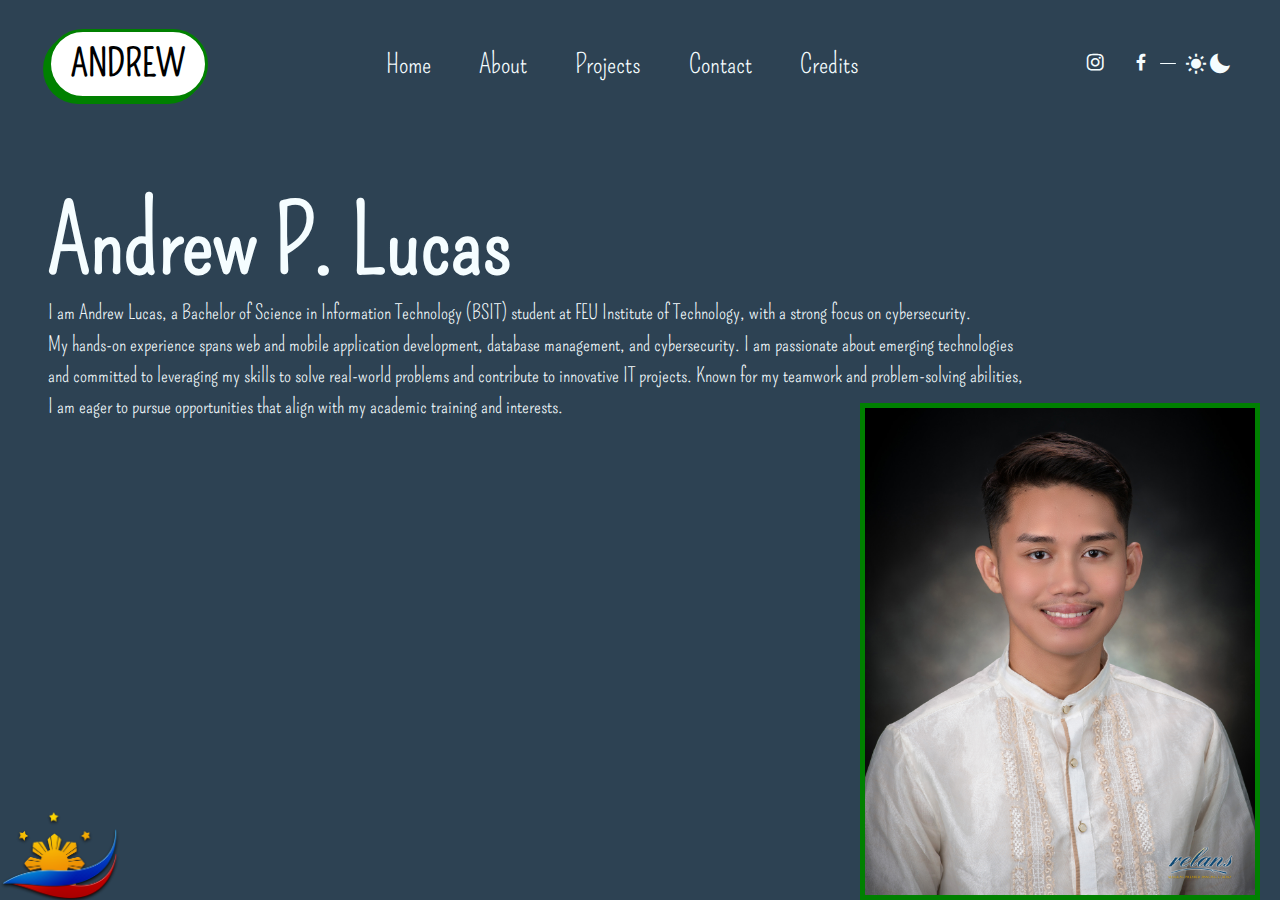
<file: index.html>
<!DOCTYPE html>
<html lang="en">
  <head>
    <head>
<title>Andrew Lucas | Finals</title>
      <meta charset="UTF-8">
      <meta http-equiv="X-UA-Compatible" content="IE=edge">
      <meta name="viewport" content="width=device-width, initial-scale=1.0">
      <link rel="stylesheet" href="./assets/css/style.css">
    </head>

    <body>
      <header class="container">
        <a href="#hero" class="logo clr-transition">ANDREW</a>
<nav class="navbar">
  <ul class="nav-items">
    <li class="nav-item"><a href="./index.html" class="nav-link clr-transition">Home</a></li>
    <li class="nav-item"><a href="./pages/about-page/index.html" class="nav-link clr-transition">About</a></li>
    <li class="nav-item"><a href="./pages/project-page/index.html" class="nav-link clr-transition">Projects</a></li>
    <li class="nav-item"><a href="./pages/contact-page/index.html" class="nav-link clr-transition">Contact</a></li>
    <li class="nav-item"><a href="./pages/credits-page/index.html" class="nav-link clr-transition">Credits</a></li>
  </ul>
</nav>

          <div class="social-links">
            <ul>
                <li>
                    <a href="https://www.instagram.com/drewlucs/?hl=en" target="_blank">
                      <i class='bx bxl-instagram nav-icon clr-transition'></i>
                    </a>
                  </li>
                  
                  </li>
                    <a href="https://www.facebook.com/Andrewlucas09/" target="_blank">
                      <i class='bx bxl-facebook nav-icon clr-transition'></i>
                    </a>
                  </li>
            </ul>
            <span class="line-divider clr-transition"></span>
            <div class="theme-togglers">
              <i class='bx bxs-sun theme-toggler clr-transition'></i>
              <i class='bx bxs-moon theme-toggler clr-transition'></i>
            </div>
          </div>
        </nav>

        <div class="menu-togglers">
          <i class="bx bx-menu menu-toggle clr-transition"></i>
        </div>
      </header>
      <main id="hero" class="main">
        <section class="section section-one">
            <div class="container hook-container">
                <div class="text-container">
                    <h1 class="hook-title clr-transition">Andrew P. Lucas</h1>
                    <p class="hook-sub_title clr-transition">
                        I am Andrew Lucas, a Bachelor of Science in Information Technology (BSIT) student at FEU Institute of Technology, with a strong focus on cybersecurity. <br> My hands-on experience spans web and mobile application development, database management, and cybersecurity. I am passionate about emerging technologies <br> and committed to leveraging my skills to solve real-world problems and contribute to innovative IT projects. Known for my teamwork and problem-solving abilities, <br>I am eager to pursue opportunities that align with my academic training and interests.
                    </p>
                </div>
            <div class="hero-btns-container">
              <button class="button btn-hero btn-primary buy-hero-btn"></i> AMBIVERT</button>
              <button class="button btn-hero btn-second-alt"></i>NIGHT OWL</button>
            </div>
          </div>
          <img src="./assets/img/ph-flag.png" alt="hand hold cake" class="hand-hole-cake-img" loading="lazy">
          <img src="./assets/img/profile.jpg" alt="woman licking ice cream and smiling" class="hero-lady-img" loading="lazy">
        </section>

      <link href='https://unpkg.com/boxicons@2.1.1/css/boxicons.min.css' rel='stylesheet'>
      <script src="./assets/js/script.js"></script>
    </body>
</html>
</file>
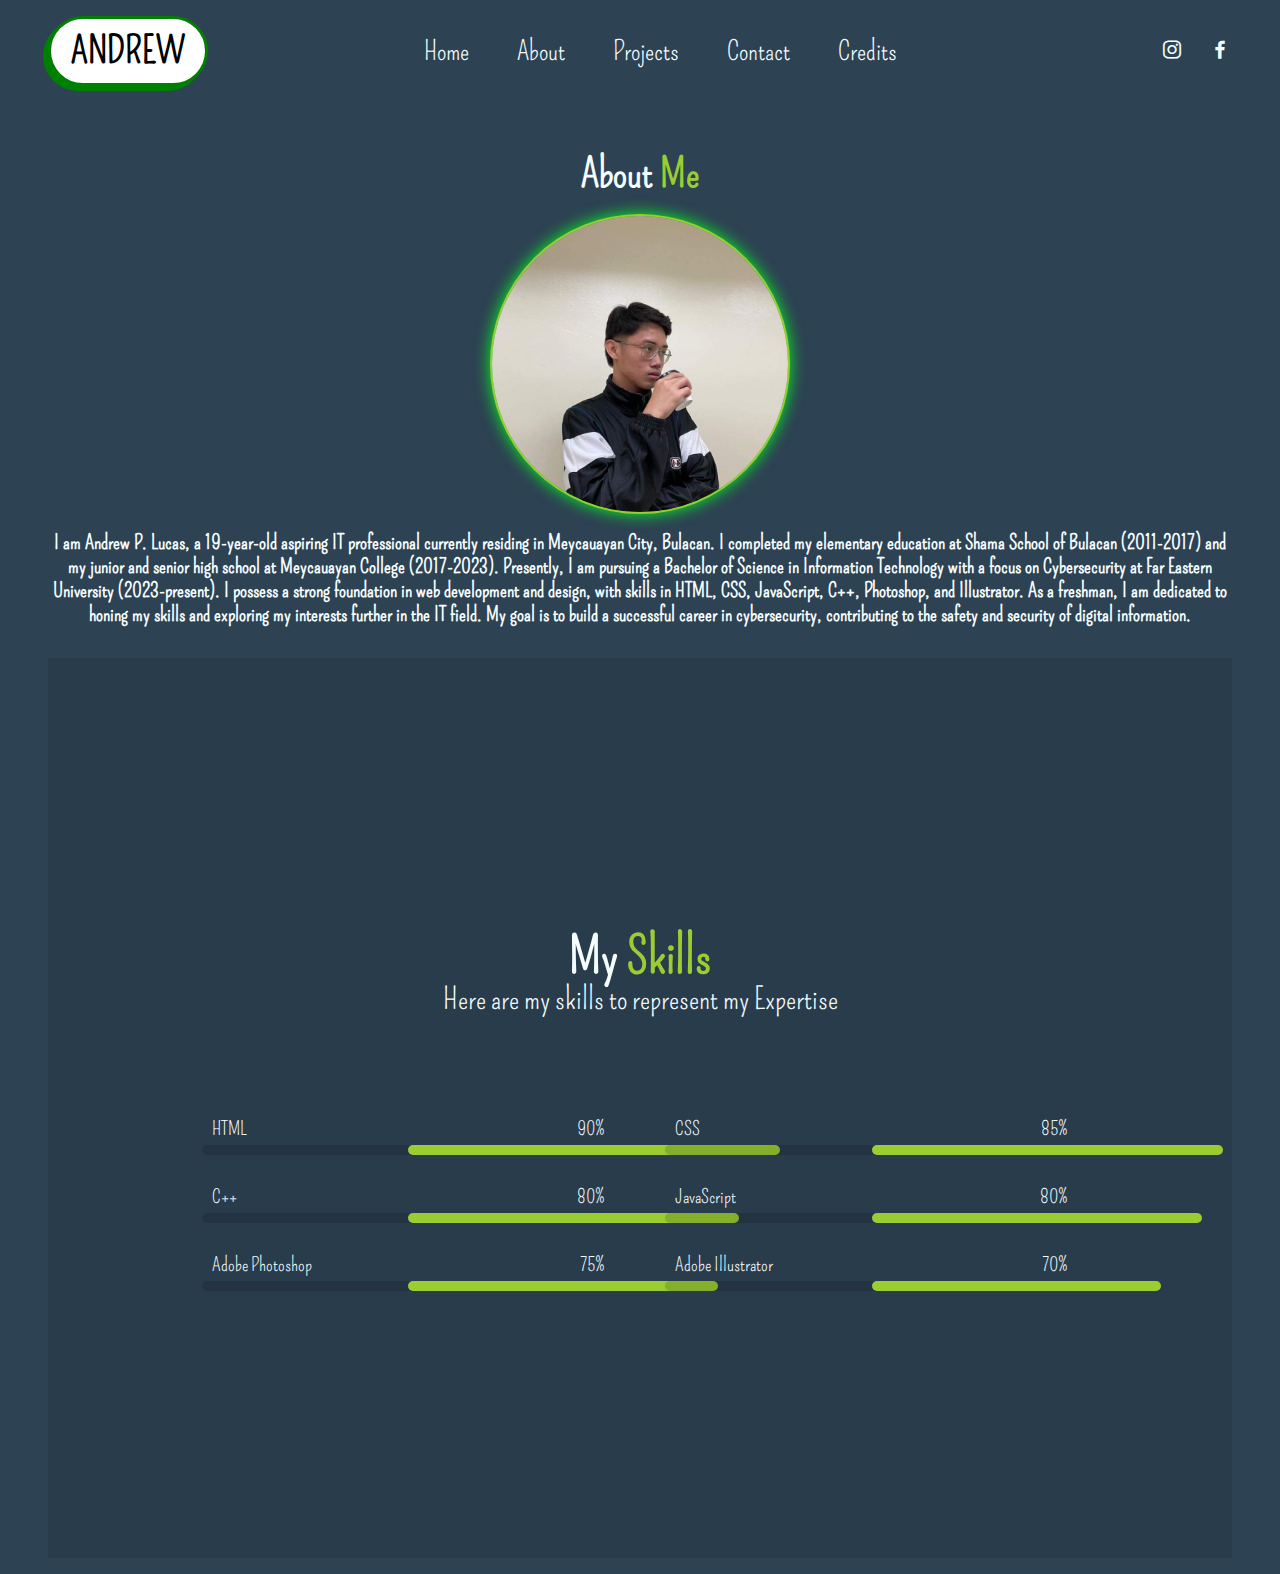
<file: pages/about-page/index.html>
<!DOCTYPE html>
<html lang="en">
  <head>
    <title>Andrew Lucas | Finals</title>
    <meta charset="UTF-8">
    <meta http-equiv="X-UA-Compatible" content="IE=edge">
    <meta name="viewport" content="width=device-width, initial-scale=1.0">
    <link rel="stylesheet" href="../about-page/assets/css/style.css">
    <link href='https://unpkg.com/boxicons@2.1.1/css/boxicons.min.css' rel='stylesheet'>
  </head>

  <body>
    <header class="container">
      <a href="../../index.html" class="logo clr-transition">ANDREW</a>
      <nav class="navbar">
        <ul class="nav-items">
          <li class="nav-item"><a href="../../index.html" class="nav-link clr-transition">Home</a></li>
          <li class="nav-item"><a href="../about-page/index.html" class="nav-link clr-transition">About</a></li>
          <li class="nav-item"><a href="../project-page/index.html" class="nav-link clr-transition">Projects</a></li>
          <li class="nav-item"><a href="../contact-page/index.html" class="nav-link clr-transition">Contact</a></li>
          <li class="nav-item"><a href="../credits-page/index.html" class="nav-link clr-transition">Credits</a></li>
        </ul>
      </nav>

      <div class="social-links">
        <ul>
          <li>
            <a href="https://www.instagram.com/drewlucs/?hl=en" target="_blank">
              <i class='bx bxl-instagram nav-icon clr-transition'></i>
            </a>
          </li>
          <li>
            <a href="https://www.facebook.com/Andrewlucas09/" target="_blank">
              <i class='bx bxl-facebook nav-icon clr-transition'></i>
            </a>
          </li>
        </ul>
      </div>
    </header>

    <main class="container">
      <section class="about_section">
        <div class="about_head">
          <h2>About <span>Me</span></h2>
        </div>
        <div class="about_content">
          <div class="about_image">
            <img src="../about-page/assets/img/drink-coffee.jpg" alt="Your Image">
          </div>
          <div class="about_info">
            <p> I am Andrew P. Lucas, a 19-year-old aspiring IT professional currently residing in Meycauayan City, Bulacan. I completed my elementary education at Shama School of Bulacan (2011-2017) and my junior and senior high school at Meycauayan College (2017-2023). Presently, I am pursuing a Bachelor of Science in Information Technology with a focus on Cybersecurity at Far Eastern University (2023-present).  I possess a strong foundation in web development and design, with skills in HTML, CSS, JavaScript, C++, Photoshop, and Illustrator. As a freshman, I am dedicated to honing my skills and exploring my interests further in the IT field. My goal is to build a successful career in cybersecurity, contributing to the safety and security of digital information.
              </p>
          </div>
        </div>
      </section>

      <section class="skills_section">
        <div class="skills_head">
          <h2>My <span>Skills</span></h2>
          <p>Here are my skills to represent my Expertise</p>
        </div>
        <div class="skills_main">
          <div class="skill_bar">
            <div class="info">
              <p>HTML</p>
              <p>90%</p>
            </div>
            <div class="bar">
              <span class="html"></span>
            </div>
          </div>
          <div class="skill_bar">
            <div class="info">
              <p>CSS</p>
              <p>85%</p>
            </div>
            <div class="bar">
              <span class="css"></span>
            </div>
          </div>
          <div class="skill_bar">
            <div class="info">
              <p>C++</p>
              <p>80%</p>
            </div>
            <div class="bar">
              <span class="sass"></span>
            </div>
          </div>
          <div class="skill_bar">
            <div class="info">
              <p>JavaScript</p>
              <p>80%</p>
            </div>
            <div class="bar">
              <span class="js"></span>
            </div>
          </div>
          <div class="skill_bar">
            <div class="info">
              <p>Adobe Photoshop</p>
              <p>75%</p>
            </div>
            <div class="bar">
              <span class="react"></span>
            </div>
          </div>
          <div class="skill_bar">
            <div class="info">
              <p>Adobe Illustrator</p>
              <p>70%</p>
            </div>
            <div class="bar">
              <span class="node"></span>
            </div>
          </div>
          </div>
          </div>
        </div>
      </section>
    </main>
  </body>
</html>
</file>
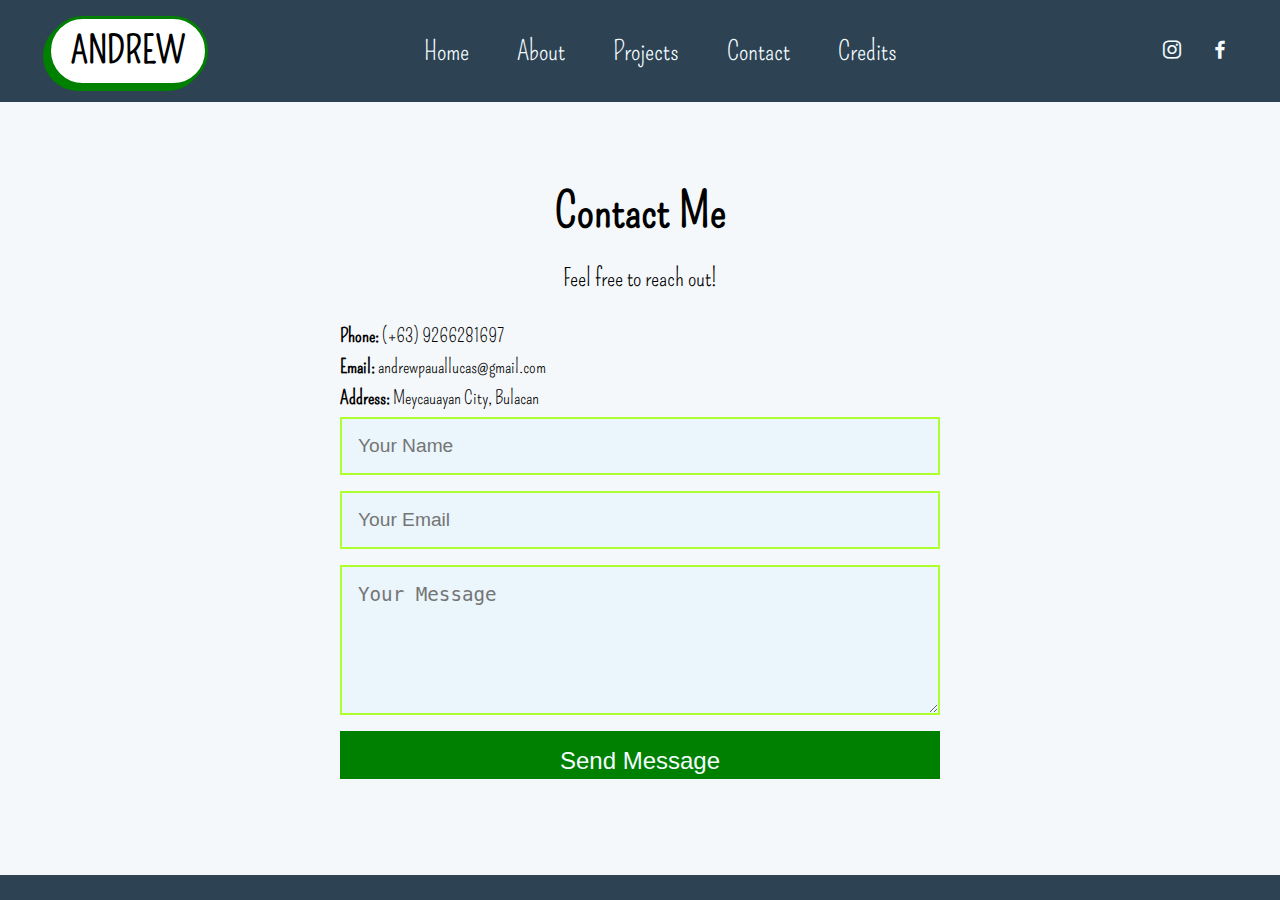
<file: pages/contact-page/index.html>
<!DOCTYPE html>
<html lang="en">
<head>
    <title>Andrew Lucas | Finals</title>
    <meta charset="UTF-8">
    <meta http-equiv="X-UA-Compatible" content="IE=edge">
    <meta name="viewport" content="width=device-width, initial-scale=1.0">
    <link rel="stylesheet" href="../contact-page/assets/css/style.css">
    <link href='https://unpkg.com/boxicons@2.1.1/css/boxicons.min.css' rel='stylesheet'>
    <style>
        /* Additional CSS for hero section */
        .hero-section {
            background-color: #2d4253;
            color: #f5fdff;
            padding: 4rem 0;
            text-align: center;
        }

        .hero-section h1 {
            font-size: 3rem;
            margin-bottom: 1rem;
        }

        .hero-section p {
            font-size: 1.5rem;
            margin-bottom: 2rem;
        }

        /* Contact Info Styles */
        .contact-info {
            margin-top: 2rem;
            text-align: left; /* Align text to the left */
            max-width: 600px; /* Optional: to limit the width */
            margin-left: auto; /* Center align the container */
            margin-right: auto; /* Center align the container */
        }

        .contact-info p {
            font-size: 1.2rem;
            margin: 0.5rem 0;
        }
    </style>
</head>
<body>
<header class="container">
    <a href="../../index.html" class="logo clr-transition">ANDREW</a>
    <nav class="navbar">
        <ul class="nav-items">
            <li class="nav-item"><a href="../../index.html" class="nav-link clr-transition">Home</a></li>
            <li class="nav-item"><a href="../about-page/index.html" class="nav-link clr-transition">About</a></li>
            <li class="nav-item"><a href="../project-page/index.html" class="nav-link clr-transition">Projects</a></li>
            <li class="nav-item"><a href="../contact-page/index.html" class="nav-link clr-transition">Contact</a></li>
            <li class="nav-item"><a href="../credits-page/index.html" class="nav-link clr-transition">Credits</a></li>
        </ul>
    </nav>
    <div class="social-links">
        <ul>
            <li>
                <a href="https://www.instagram.com/drewlucs/?hl=en" target="_blank">
                    <i class='bx bxl-instagram nav-icon clr-transition'></i>
                </a>
            </li>
            <li>
                <a href="https://www.facebook.com/Andrewlucas09/" target="_blank">
                    <i class='bx bxl-facebook nav-icon clr-transition'></i>
                </a>
            </li>
        </ul>
    </div>
</header>
<section class="contact-section">
    <div class="container">
        <h2>Contact Me</h2>
        <p class="animated-text">Feel free to reach out!</p>
        <div class="contact-info">
            <p><strong>Phone:</strong> (+63) 9266281697</p>
            <p><strong>Email:</strong> andrewpauallucas@gmail.com</p>
            <p><strong>Address:</strong> Meycauayan City, Bulacan</p>
        </div>
        <form action="#" method="POST">
            <input type="text" name="name" placeholder="Your Name" required>
            <input type="email" name="email" placeholder="Your Email" required>
            <textarea name="message" placeholder="Your Message" required></textarea>
            <button type="submit" class="button btn-primary">Send Message</button>
        </form>
    </div>
</section>
</body>
</html>
</file>
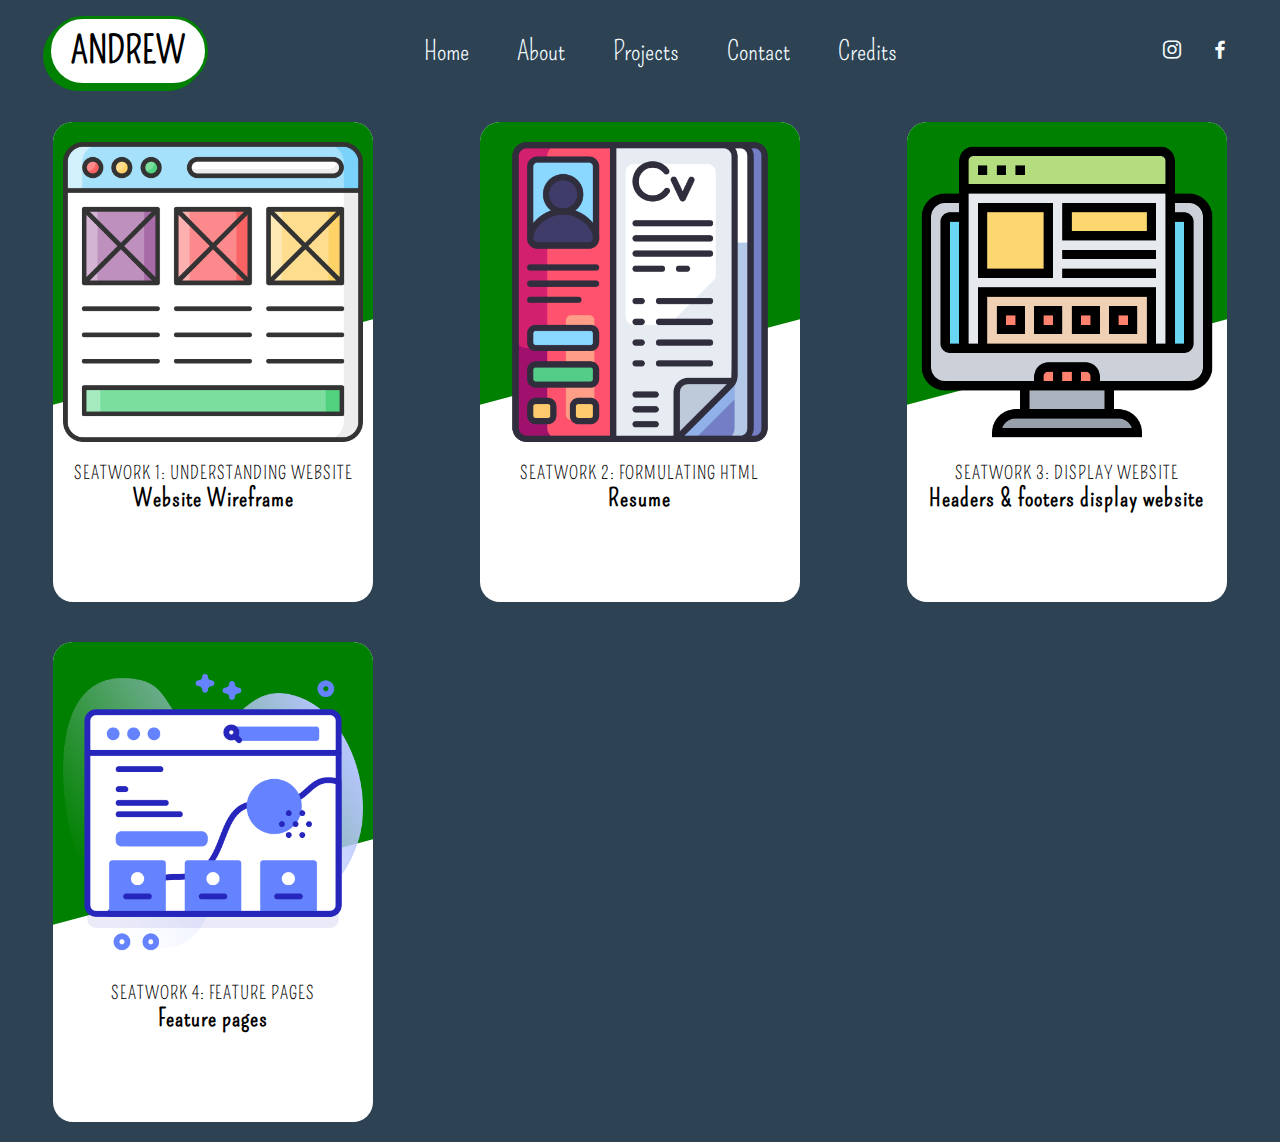
<file: pages/project-page/index.html>
<!DOCTYPE html>
<html lang="en">
<head>
    <title>Andrew Lucas | Finals</title>
    <meta charset="UTF-8">
    <meta http-equiv="X-UA-Compatible" content="IE=edge">
    <meta name="viewport" content="width=device-width, initial-scale=1.0">
    <link rel="stylesheet" href="../project-page/assets/css/style.css">
    <link href='https://unpkg.com/boxicons@2.1.1/css/boxicons.min.css' rel='stylesheet'>
</head>
<body>
<header class="container">
    <a href="../../index.html" class="logo clr-transition">ANDREW</a>
    <nav class="navbar">
        <ul class="nav-items">
            <li class="nav-item"><a href="../../index.html" class="nav-link clr-transition">Home</a></li>
            <li class="nav-item"><a href="../about-page/index.html" class="nav-link clr-transition">About</a></li>
            <li class="nav-item"><a href="../project-page/index.html" class="nav-link clr-transition">Projects</a></li>
            <li class="nav-item"><a href="../contact-page/index.html" class="nav-link clr-transition">Contact</a></li>
            <li class="nav-item"><a href="../credits-page/index.html" class="nav-link clr-transition">Credits</a></li>
        </ul>
    </nav>

    <div class="social-links">
        <ul>
            <li>
                <a href="https://www.instagram.com/drewlucs/?hl=en" target="_blank">
                    <i class='bx bxl-instagram nav-icon clr-transition'></i>
                </a>
            </li>
            <li>
                <a href="https://www.facebook.com/Andrewlucas09/" target="_blank">
                    <i class='bx bxl-facebook nav-icon clr-transition'></i>
                </a>
            </li>
        </ul>
    </div>
</header>
<div class="card-container">
    <div class="card">
        <div class="imgBox">
            <img src="../project-page/assets/img/wireframe.png" alt="mouse corsair" class="mouse">
        </div>
        <div class="contentBox">
            <h3>Seatwork 1: Understanding Website</h3>
            <h2 class="price">Website Wireframe</h2>
            <a href="../../assets/img/wireframe-image.jpg" class="buy">Open</a>
        </div>
    </div>
    <div class="card">
        <div class="imgBox">
            <img src="../project-page/assets/img/resume.png" alt="mouse corsair" class="mouse">
        </div>
        <div class="contentBox">
            <h3>Seatwork 2: formulating html</h3>
            <h2 class="price">Resume</h2>
            <a href="https://lucas456th.github.io/WD-Seatwork2/" class="buy">Open</a>
        </div>
    </div>
    <div class="card">
        <div class="imgBox">
            <img src="../project-page/assets/img/header-footer.png" alt="mouse corsair" class="mouse">
        </div>
        <div class="contentBox">
            <h3>Seatwork 3: display website</h3>
            <h2 class="price">Headers & footers display website</h2>
            <a href="https://lucas456th.github.io/WD-Seatwork3/" class="buy">Open</a>
        </div>
    </div>
    <div class="card">
        <div class="imgBox">
            <img src="../project-page/assets/img/feature-pages.png" alt="mouse corsair" class="mouse">
        </div>
        <div class="contentBox">
            <h3>Seatwork 4: Feature pages</h3>
            <h2 class="price">Feature pages</h2>
            <a href="https://lucas456th.github.io/WD-Seatwork4/" class="buy">Open</a>
        </div>
    </div>
</div>
</body>
</html>
</file>
<file: assets/css/style.css>
@import url('https://fonts.googleapis.com/css2?family=Pompiere&display=swap');

*,
*::before,
*::after {
  margin: 0;
  padding: 0;
  box-sizing: border-box;
}

/* ========= VARIABLES ========== */
:root {
  --primary-clr: green;
  --primary-clr-alt: greenyellow;
  --second-clr: green;
  --second-clr-alt: #027c97;
  --text-clr: #f5fdff;
  --nav-txt-clr: var(--text-clr);
  --text-clr-bg: #f5fdff;
  --bg-clr: #2d4253;
  --mobile-menu-bg-clr: #3e586d;
  --sec-two-bg-clr: var(--mobile-menu-bg-clr);
  --form-bg-clr: #dcf1ff70;
  --form-focus-bg-clr: #bf93cf73;
  --gray-clr: #f5f8fa;
  --product-bg-clr: #364f63;
  --bx-shadow-clr: #6d477b33;
}

/* ======== White Theme ======== */
.lightmode {
  --primary-clr-alt: green;
  --second-clr-alt: #027c97;
  --form-bg-clr: #a67eb43a;
  --form-focus-bg-clr: #107a9231;
  --sec-two-bg-clr: #f5fdff;
  --text-clr: #2d4253;
  --nav-txt-clr: var(--second-clr);
  --bg-clr: #f5fdff;
  --product-bg-clr: #f5fdff;
  --bx-shadow-clr: #2d425333;
}

/* ------------ BASE ------------ */
body {
  scroll-behavior: smooth;
  font-family: "Pompiere", cursive;
  font-size: 1.2rem;
  color: var(--text-clr);
  background-color: var(--bg-clr);
  transition: background-color 1000ms;
}

ul {
  list-style: none;
}
img {
  height: fixed;
  width: fixed;
}
.pos-abs-center {
  position: absolute;
}
.s-definition {
  font-size: calc(27 * 0.06rem);
  max-width: 32rem;
  letter-spacing: 0.05rem;
  line-height: 2rem;
}
/* -- transitions -- */
.clr-transition {
  transition: color 1000ms;
}
.bg-clr__transition {
  transition: background-color 1s;
}
/* ================= */
/* -- buttons -- */
.button {
  cursor: pointer;
  font-size: 3rem;
  height: 3rem;
  padding: 0 1rem;
  border: none;
  color: var(--text-clr-bg);
}
.btn-primary {
  background-color: green;
}
.btn-second-alt {
  background-color: transparent;
  border: thin solid var(--text-clr);
  color: var(--text-clr);
}
/* ================= */

.container {
  padding: 1.8rem 3rem;
}
@media screen and (max-width: 768px) {
  .container {
    padding: 1rem;
  }
}
@media screen and (min-width: 3000px) {
  .container {
    padding: 1.8rem 500px;
  }
}

/* ------------------------- */

/* -------- HEADER -------- */
header {
  display: flex;
  flex-wrap: wrap;
  gap: 2rem;
  align-items: center;
  justify-content: space-between;
}
.logo {
  color: var(--nav-txt-clr);
  font-size: 2.3rem;
  text-decoration: none;
  margin-right: 2rem;
  padding: 10px 20px;
    background-color: white;
    border: 3px solid green;
    border-radius: 1em;
    color: black;
    font-weight: bolder;
    transition: cubic-bezier(0.68, -0.55, 0.265, 1.55) 0.4s;
    box-shadow: -5px 5px 0px 0px green;
}

  .logo:hover {
    transform: translate(5px, -5px);
  }
.nav-items {
  display: flex;
  margin-right: 5rem;
}
.nav-item {
  margin-right: 3rem;
}
.nav-item:last-child {
  margin-right: 0;
}
.nav-link {
  color: var(--nav-txt-clr);
  text-decoration: none;
  font-size: 1.7rem;
  position: relative;
}
.nav-link::before {
  content: "";
  position: absolute;
  width: 100%;
  height: 0.1rem;
  background-color: var(--primary-clr-alt);
  bottom: 0;
  transform: scaleX(0);
  transition: 150ms transform;
}
.nav-link:hover::before {
  transform: scaleX(1);
}
.phone-social-links {
  display: none;
}
.navbar {
  display: flex;
  align-items: flex-end;
  justify-content: space-between;
}
@media screen and (max-width: 768px) {
  .logo {
    font-size: 3rem;
  }
  .theme-toggler {
    color: var(--text-clr-bg);
  }
  .nav-items {
    flex-direction: column;
    margin-right: 0;
    margin-bottom: 2rem;
  }
  .nav-item {
    margin: 0.5rem 0;
  }
  .nav-link {
    color: var(--text-clr-bg);
    font-size: 2rem;
  }
  .navbar {
    align-items: flex-start;
    flex-direction: column;
    background-color: var(--mobile-menu-bg-clr);
    position: absolute;
    padding: 0.5rem 5rem 1rem 1rem;
    border-radius: 0.5rem 0 0 0.5rem;
    top: 5rem;
    right: 0;
    transform: scaleX(0);
    transform-origin: right;
    transition: transform 200ms;
  }
  .show-nav {
    transform: scaleX(1);
  }
}
/* ----- ----------- ------ */
.social-links {
  display: flex;
  align-items: center;
}
.social-links ul {
  display: flex;
}
.social-links ul li {
  margin-right: 1.5rem;
}
.social-links ul li:last-child {
  margin-right: 0;
}
.nav-icon {
  cursor: pointer;
  color: var(--nav-txt-clr);
  font-size: 1.4rem;
}
@media screen and (max-width: 768px) {
  .nav-icon {
    color: var(--text-clr-bg);
  }
}
.line-divider {
  height: 0.05rem;
  width: 1rem;
  background-color: var(--nav-txt-clr);
  margin: 0 0.5rem;
  border-radius: 10rem;
}
.theme-togglers {
  cursor: pointer;
  display: flex;
  align-items: center;
}
.theme-toggler {
  color: var(--nav-txt-clr);
  font-size: 1.5rem;
  transition: transform 300ms;
}
@media screen and (max-width: 768px) {
  .theme-toggler {
    color: var(--text-clr-bg);
  }
}
.theme-toggler:hover {
  transform: rotate(60deg);
}
.bxs-moon {
  display: none;
}
.menu-togglers {
  cursor: pointer;
  display: none;
}
.menu-toggle {
  color: var(--nav-txt-clr);
  font-size: 3rem;
}
.bx-menu,
.bx-x {
  pointer-events: none;
}
.bx-x {
  display: none;
}
.show {
  display: block;
}
.hide {
  display: none;
}
@media screen and (max-width: 768px) {
  .menu-togglers {
    display: block;
  }
}

/* -------- SECTION ONE: Hero section -------- */
.section-one {
  height: 81.5vh;
}
@media screen and (max-width: 846px) {
  .section-one {
    height: 74vh;
  }
}
@media screen and (max-width: 845px) {
  .section-one {
    height: 68vh;
  }
}
@media screen and (max-width: 546px) {
  .section-one {
    height: 74vh;
  }
}
.hook-container {
  margin-top: 2rem;
}
@media screen and (max-width: 348px) {
  .hook-container {
    margin-top: 0rem;
  }
}
.hook-title {
  font-size: 4rem;
  line-height: 117%;
  max-width: 50rem;
  color: var(--text-clr);
  transition: font-size 1000ms;
}
.hook-sub_title {
  display: flex;
  text-align: left;
  font-size: 20px;
  line-height: 157.5%;
  color: var(--text-clr);
}
@media screen and (min-width: 414px) {
  .hook-title {
    font-size: 93px;
  }
}
.hero-btns-container {
  margin-top: 1rem;
  opacity: 0;

}
.btn-hero {
  border-radius: 50px;
  font-size: 0.8rem;
  transition: box-shadow 300ms;
  margin-right: 0.1rem;
}
@media screen and (min-width: 358px) {
  .btn-hero {
    margin-right: 2rem;
    font-size: 0.9rem;
  }
}
.btn-hero:last-child {
  margin-right: 0;
}
.btn-hero:hover {
  box-shadow: 5px 5px var(--text-clr);
}
.hero-lady-img {
    z-index: -1;
    position: absolute;
    bottom: 0;
    right: 0;
    display: none;
    transition: width 1000ms;
    border: 5px solid green; /* Add border */
    margin-right: 20px; /* Adjust the margin as needed for spacing */
  }
  
  @media screen and (min-width: 546px) {
    .hero-lady-img {
      display: block;
      width: 250px;
      box-sizing: border-box; /* Ensure border and padding are included in the width */
    }
  }
  
  @media screen and (min-width: 654px) {
    .hero-lady-img {
      width: 320px;
      box-sizing: border-box; /* Ensure border and padding are included in the width */
    }
  }
  
  @media screen and (min-width: 980px) {
    .hero-lady-img {
      width: 400px;
      box-sizing: border-box; /* Ensure border and padding are included in the width */
    }
}
.hand-hole-cake-img {
  z-index: -1;
  position: absolute;
  bottom: 0;
  left: 0;
  width: 100px;
  transition: width 1000ms;
}
@media screen and (max-width: 845px) {
  .hand-hole-cake-img {
    bottom: 1rem;
  }
}
@media screen and (max-width: 414px) {
  .hand-hole-cake-img {
    display: none;
  }
}
@media screen and (max-height: 656px) {
  .hand-hole-cake-img {
    display: none;
  }
}

@media screen and (min-width: 546px) {
  .hand-hole-cake-img {
    width: 120px;
  }
}
</file>
<file: pages/about-page/assets/css/style.css>
@import url('https://fonts.googleapis.com/css2?family=Pompiere&display=swap');
                                                                                                                                                                                                                                                                                                                                                                                                                                                                                                                                                                                                                                                                                                                                                                                                                                                                                                                                                                                 ////////////////////////////////////////////////////////////////////////////////////////////////////////////////////////////////2222222222                                
*,
*::before,
*::after {
  margin: 0;
  padding: 0;
  box-sizing: border-box;
}

/* ========= VARIABLES ========== */
:root {
  --primary-clr: green;
  --primary-clr-alt: greenyellow;
  --second-clr: green;
  --second-clr-alt: #027c97;
  --text-clr: #f5fdff;
  --nav-txt-clr: var(--text-clr);
  --text-clr-bg: #f5fdff;
  --bg-clr: #2d4253;
  --mobile-menu-bg-clr: #3e586d;
  --sec-two-bg-clr: var(--mobile-menu-bg-clr);
  --form-bg-clr: #dcf1ff70;
  --form-focus-bg-clr: #bf93cf73;
  --gray-clr: #f5f8fa;
  --product-bg-clr: #364f63;
  --bx-shadow-clr: #6d477b33;
}

/* ------------ BASE ------------ */
body {
  scroll-behavior: smooth;
  font-family: "Pompiere", cursive;
  font-size: 1.2rem;
  color: var(--text-clr);
  background-color: var(--bg-clr);
  transition: background-color 1000ms;
}

ul {
  list-style: none;
}

img {
  max-width: 100%;
  height: auto;
}

.pos-abs-center {
  position: absolute;
}

.s-definition {
  font-size: calc(27 * 0.06rem);
  max-width: 32rem;
  letter-spacing: 0.05rem;
  line-height: 2rem;
}

/* -- transitions -- */
.clr-transition {
  transition: color 1000ms;
}

.bg-clr__transition {
  transition: background-color 1s;
}

/* -- buttons -- */
.button {
  cursor: pointer;
  font-size: 2rem;
  height: 3rem;
  padding: 0 1rem;
  border: none;
  color: var(--text-clr-bg);
}

.btn-primary {
  background-color: green;
}

.btn-second-alt {
  background-color: transparent;
  border: thin solid var(--text-clr);
  color: var(--text-clr);
}

/* -- container -- */
.container {
  padding: 1rem 3rem;
}

@media screen and (max-width: 768px) {
  .container {
    padding: 1rem;
  }
}

@media screen and (min-width: 3000px) {
  .container {
    padding: 1.8rem 500px;
  }
}

/* -- header -- */
header {
  display: flex;
  flex-wrap: wrap;
  gap: 2rem;
  align-items: center;
  justify-content: space-between;
}

header {
  display: flex;
  flex-wrap: wrap;
  gap: 2rem;
  align-items: center;
  justify-content: space-between;
}
.logo {
  color: var(--nav-txt-clr);
  font-size: 2.3rem;
  text-decoration: none;
  margin-right: 2rem;
  padding: 10px 20px;
    background-color: white;
    border: 3px solid green;
    border-radius: 1em;
    color: black;
    font-weight: bolder;
    transition: cubic-bezier(0.68, -0.55, 0.265, 1.55) 0.4s;
    box-shadow: -5px 5px 0px 0px green;
}

  .logo:hover {
    transform: translate(5px, -5px);
  }
.nav-items {
  display: flex;
  margin-right: 5rem;
}
.nav-item {
  margin-right: 3rem;
}
.nav-item:last-child {
  margin-right: 0;
}
.nav-link {
  color: var(--nav-txt-clr);
  text-decoration: none;
  font-size: 1.7rem;
  position: relative;
}
.nav-link::before {
  content: "";
  position: absolute;
  width: 100%;
  height: 0.1rem;
  background-color: var(--primary-clr-alt);
  bottom: 0;
  transform: scaleX(0);
  transition: 150ms transform;
}
.nav-link:hover::before {
  transform: scaleX(1);
}
.nav-icon {
  font-size: 1.5rem;
  color: var(--nav-txt-clr);
}

.social-links ul {
  display: flex;
  gap: 1.5rem;
}

/* About Section */
.about_section {
  text-align: center;
  padding: 2rem 0;
}

.about_head h2 {
  font-size: 2.5rem;
  margin-bottom: 1rem;
}

.about_head h2 span {
  color: yellowgreen;
}

.about_content {
  display: flex;
  flex-direction: column;
  align-items: center;
  gap: 1rem;
}

.about_image img {
  vertical-align: middle;
  width: 300px;
  height: 300px;
  display: flex;
  border-radius: 50%;
  border: 2px solid yellowgreen;
  filter: drop-shadow(0 0 8px #00ff1e);

}


.about_info p {
  max-width: 1200px;
  display: flex;
  align-items: justify;
  text-justify: inter-word;
  font-size: 20px;
  font-weight: bolder;
  line-height: 1.5rem;
}


/* Skills Section */

*{
  padding: 0;
  margin: 0;
  box-sizing: border-box;
}
.skills_section{
  width: 100%;
  height: 100vh;
  padding: 0px 13%;
  background-color: rgba(0, 0, 0, 0.082);
  display: flex;
  align-items: center;
  justify-content: center;
  flex-direction: column;
}
.skills_head{
  font-size: 30px;
  width: 100%;
  margin-bottom: 100px;
  display: grid;
  place-items: center;
  text-align: center;
}
.skills_head h2{
  font-size: 50px;
  margin-bottom: -5px;
}
.skills_head h2 span{
  color: yellowgreen;
}
.skills_main{
  width: 100%;
  display: grid;
  grid-template-columns: repeat(2, 1fr);
  grid-row-gap: 30px;
  grid-column-gap: 50px;
}
.skills_main .skill_bar .info{
  display: flex;
  justify-content: space-between;
  align-items: center;
  padding:  0 10px;
}
.skill_bar .info p:nth-child(2){
  font-weight: 500;
}
.skill_bar .bar{
  width: 100%;
  height: 10px;
  background-color: rgba(0, 0, 0, 0.144);
  border-radius: 25px;
  margin-top: 5px;
  position: relative;
}
.skill_bar .bar span{
  width: 50%;
  height: 100%;
  position: absolute;
  background-color: yellowgreen;
  border-radius: 25px;
}
.skill_bar .bar .html{
  width: 90%;
  animation: html 2s;
}
@keyframes html {
  0%{
      width: 0%;
  }100%{
      width: 90%;
  }
}
.skill_bar .bar .css{
  width: 85%;
  animation: css 2s;
}
@keyframes css {
  0%{
      width: 0%;
  }100%{
      width: 85%;
  }
}
.skill_bar .bar .sass{
  width: 80%;
  animation: sass 2s;
}
@keyframes sass {
  0%{
      width: 0%;
  }100%{
      width: 80%;
  }
}
.skill_bar .bar .js{
  width: 80%;
  animation: css 2s;
}
@keyframes js {
  0%{
      width: 0%;
  }100%{
      width: 80%;
  }
}
.skill_bar .bar .react{
  width: 75%;
  animation: react 2s;
}
@keyframes react {
  0%{
      width: 0%;
  }100%{
      width: 75%;
  }
}
.skill_bar .bar .node{
  width: 70%;
  animation: node 2s;
}
@keyframes node {
  0%{
      width: 0%;
  }100%{
      width: 70%;
  }
}
.skill_bar .bar .express{
  width: 65%;
  animation: express 2s;
}
@keyframes express {
  0%{
      width: 0%;
  }100%{
      width: 65%;
  }
}
.skill_bar .bar .mongo{
  width: 60%;
  animation: mongo 2s;
}
@keyframes mongo {
  0%{
      width: 0%;
  }100%{
      width: 60%;
  }
}
.container {
  text-align: center;
}
</file>
<file: pages/contact-page/assets/css/style.css>
/* Import font */
@import url('https://fonts.googleapis.com/css2?family=Pompiere&display=swap');

/* Universal reset and box-sizing */
*,
*::before,
*::after {
  margin: 0;
  padding: 0;
  box-sizing: border-box;
}

/* Variables */
:root {
  --primary-clr: green;
  --primary-clr-alt: greenyellow;
  --second-clr: green;
  --second-clr-alt: #027c97;
  --text-clr: #f5fdff;
  --nav-txt-clr: var(--text-clr);
  --text-clr-bg: #f5fdff;
  --bg-clr: #2d4253;
  --mobile-menu-bg-clr: #3e586d;
  --sec-two-bg-clr: var(--mobile-menu-bg-clr);
  --form-bg-clr: #dcf1ff70;
  --form-focus-bg-clr: #bf93cf73;
  --gray-clr: #f5f8fa;
  --product-bg-clr: #364f63;
  --bx-shadow-clr: #6d477b33;
}

/* Base styles */
body {
  scroll-behavior: smooth;
  font-family: "Pompiere", cursive;
  font-size: 1.2rem;
  color: var(--text-clr);
  background-color: var(--bg-clr);
  transition: background-color 1000ms;
}

ul {
  list-style: none;
}

img {
  max-width: 100%;
  height: auto;
}

.pos-abs-center {
  position: absolute;
}

.s-definition {
  font-size: calc(27 * 0.06rem);
  max-width: 32rem;
  letter-spacing: 0.05rem;
  line-height: 2rem;
}

/* Transitions */
.clr-transition {
  transition: color 1000ms;
}

.bg-clr__transition {
  transition: background-color 1s;
}

/* Buttons */
.button {
  cursor: pointer;
  font-size: 2rem;
  height: 3rem;
  padding: 0 1rem;
  border: none;
  color: var(--text-clr-bg);
}

.btn-primary {
  background-color: green;
}

.btn-second-alt {
  background-color: transparent;
  border: thin solid var(--text-clr);
  color: var(--text-clr);
}

/* Container */
.container {
  padding: 1rem 3rem;
}

@media screen and (max-width: 768px) {
  .container {
    padding: 1rem;
  }
}

@media screen and (min-width: 3000px) {
  .container {
    padding: 1.8rem 500px;
  }
}

/* Header */
header {
  display: flex;
  flex-wrap: wrap;
  gap: 2rem;
  align-items: center;
  justify-content: space-between;
}

.logo {
  color: var(--nav-txt-clr);
  font-size: 2.3rem;
  text-decoration: none;
  margin-right: 2rem;
  padding: 10px 20px;
  background-color: white;
  border: 3px solid green;
  border-radius: 1em;
  color: black;
  font-weight: bolder;
  transition: cubic-bezier(0.68, -0.55, 0.265, 1.55) 0.4s;
  box-shadow: -5px 5px 0px 0px green;
}

.logo:hover {
  transform: translate(5px, -5px);
}

.nav-items {
  display: flex;
  margin-right: 5rem;
}

.nav-item {
  margin-right: 3rem;
}

.nav-item:last-child {
  margin-right: 0;
}

.nav-link {
  color: var(--nav-txt-clr);
  text-decoration: none;
  font-size: 1.7rem;
  position: relative;
}

.nav-link::before {
  content: "";
  position: absolute;
  width: 100%;
  height: 0.1rem;
  background-color: var(--primary-clr-alt);
  bottom: 0;
  transform: scaleX(0);
  transition: 150ms transform;
}

.nav-link:hover::before {
  transform: scaleX(1);
}

.nav-icon {
  font-size: 1.5rem;
  color: var(--nav-txt-clr);
}

.social-links ul {
  display: flex;
  gap: 1.5rem;
}
/* Contact Section */
.contact-section {
    background-color: var(--gray-clr);
    color: black;
    padding: 4rem 0;
    text-align: center;
}

.contact-section h2 {
    font-size: 3rem;
    margin-bottom: 1.5rem;
}

.contact-section p.animated-text {
    font-size: 1.5rem;
    margin-bottom: 2rem;
    animation: fadeInUp 1s ease-out;
}

.contact-section form {
    display: flex;
    flex-direction: column;
    align-items: center;
}

.contact-section form input,
.contact-section form textarea,
.contact-section form button {
    width: 100%;
    max-width: 600px;
    margin-bottom: 1rem;
    padding: 1rem;
    font-size: 1.2rem;
    border: 2px solid var(--primary-clr-alt);
    background-color: var(--form-bg-clr);
    color: var black;
    transition: background-color 0.3s, border-color 0.3s, color 0.3s;
}

.contact-section form input:focus,
.contact-section form textarea:focus {
    background-color: var(--form-focus-bg-clr);
    border-color: var(--primary-clr);
}

.contact-section form textarea {
    resize: vertical;
    min-height: 150px;
}

.contact-section form button {
    cursor: pointer;
    font-size: 1.5rem;
    background-color: var(--primary-clr);
    color: var black;
    border: none;
    transition: background-color 0.3s, color 0.3s;
}

.contact-section form button:hover {
    background-color: var(--second-clr);
}

/* Animations */
@keyframes fadeInUp {
    from {
        opacity: 0;
        transform: translateY(20px);
    }
    to {
        opacity: 1;
        transform: translateY(0);
    }
}
</file>
<file: pages/project-page/assets/css/style.css>
/* Import font */
@import url('https://fonts.googleapis.com/css2?family=Pompiere&display=swap');

/* Universal reset and box-sizing */
*,
*::before,
*::after {
  margin: 0;
  padding: 0;
  box-sizing: border-box;
}

/* Variables */
:root {
  --primary-clr: green;
  --primary-clr-alt: greenyellow;
  --second-clr: green;
  --second-clr-alt: #027c97;
  --text-clr: #f5fdff;
  --nav-txt-clr: var(--text-clr);
  --text-clr-bg: #f5fdff;
  --bg-clr: #2d4253;
  --mobile-menu-bg-clr: #3e586d;
  --sec-two-bg-clr: var(--mobile-menu-bg-clr);
  --form-bg-clr: #dcf1ff70;
  --form-focus-bg-clr: #bf93cf73;
  --gray-clr: #f5f8fa;
  --product-bg-clr: #364f63;
  --bx-shadow-clr: #6d477b33;
}

/* Base styles */
body {
  scroll-behavior: smooth;
  font-family: "Pompiere", cursive;
  font-size: 1.2rem;
  color: var(--text-clr);
  background-color: var(--bg-clr);
  transition: background-color 1000ms;
}

ul {
  list-style: none;
}

img {
  max-width: 100%;
  height: auto;
}

.pos-abs-center {
  position: absolute;
}

.s-definition {
  font-size: calc(27 * 0.06rem);
  max-width: 32rem;
  letter-spacing: 0.05rem;
  line-height: 2rem;
}

/* Transitions */
.clr-transition {
  transition: color 1000ms;
}

.bg-clr__transition {
  transition: background-color 1s;
}

/* Buttons */
.button {
  cursor: pointer;
  font-size: 2rem;
  height: 3rem;
  padding: 0 1rem;
  border: none;
  color: var(--text-clr-bg);
}

.btn-primary {
  background-color: green;
}

.btn-second-alt {
  background-color: transparent;
  border: thin solid var(--text-clr);
  color: var(--text-clr);
}

/* Container */
.container {
  padding: 1rem 3rem;
}

@media screen and (max-width: 768px) {
  .container {
    padding: 1rem;
  }
}

@media screen and (min-width: 3000px) {
  .container {
    padding: 1.8rem 500px;
  }
}

/* Header */
header {
  display: flex;
  flex-wrap: wrap;
  gap: 2rem;
  align-items: center;
  justify-content: space-between;
}

.logo {
  color: var(--nav-txt-clr);
  font-size: 2.3rem;
  text-decoration: none;
  margin-right: 2rem;
  padding: 10px 20px;
  background-color: white;
  border: 3px solid green;
  border-radius: 1em;
  color: black;
  font-weight: bolder;
  transition: cubic-bezier(0.68, -0.55, 0.265, 1.55) 0.4s;
  box-shadow: -5px 5px 0px 0px green;
}

.logo:hover {
  transform: translate(5px, -5px);
}

.nav-items {
  display: flex;
  margin-right: 5rem;
}

.nav-item {
  margin-right: 3rem;
}

.nav-item:last-child {
  margin-right: 0;
}

.nav-link {
  color: var(--nav-txt-clr);
  text-decoration: none;
  font-size: 1.7rem;
  position: relative;
}

.nav-link::before {
  content: "";
  position: absolute;
  width: 100%;
  height: 0.1rem;
  background-color: var(--primary-clr-alt);
  bottom: 0;
  transform: scaleX(0);
  transition: 150ms transform;
}

.nav-link:hover::before {
  transform: scaleX(1);
}

.nav-icon {
  font-size: 1.5rem;
  color: var(--nav-txt-clr);
}

.social-links ul {
  display: flex;
  gap: 1.5rem;
}

/* Card styles */
.card-container {
  display: grid;
  grid-template-columns: repeat(2, 1fr);
  gap: 60px 600px; /* Row gap: 40px, Column gap: 20px */
  padding: 20px;
  justify-content: center; /* Center align grid items horizontally */
}

/* Card styles */
.card-container {
    display: grid;
    grid-template-columns: repeat(auto-fit, minmax(320px, 1fr));
    gap: 40px; /* Equal gap between rows and columns */
    padding: 20px;
    justify-items: center; /* Center align grid items horizontally */
  }
  
  .card {
    position: relative;
    width: 320px;
    height: 480px;
    background: white;
    border-radius: 20px;
    overflow: hidden;
  }
  
  .card::before {
    content: "";
    position: absolute;
    top: -50%;
    width: 100%;
    height: 100%;
    background: green;
    transform: skewY(345deg);
    transition: 0.5s;
  }
  
  .card:hover::before {
    top: -70%;
    transform: skewY(390deg);
  }

  .card .imgBox {
    position: relative;
    width: 100%;
    display: flex;
    justify-content: center;
    align-items: center;
    padding-top: 20px;
    z-index: 1;
  }
  
  .card .contentBox {
    position: relative;
    padding: 20px;
    display: flex;
    justify-content: center;
    align-items: center;
    flex-direction: column;
    z-index: 2;
  }
  
  .card .contentBox h3 {
    font-size: 18px;
    color: rgb(0, 0, 0);
    font-weight: 500;
    text-transform: uppercase;
    letter-spacing: 1px;
  }
  
  .card .contentBox .price {
    font-size: 24px;
    color: rgb(0, 0, 0);
    font-weight: 700;
    letter-spacing: 1px;
  }
  
  .card .contentBox .buy {
    position: relative;
    top: 100px;
    opacity: 0;
    padding: 10px 30px;
    margin-top: 15px;
    color: #000000;
    text-decoration: none;
    background: yellowgreen;
    border-radius: 30px;
    text-transform: uppercase;
    letter-spacing: 1px;
    transition: 0.5s;
  }
  
  .card:hover .contentBox .buy {
    top: 0;
    opacity: 1;
  }
  
  .mouse {
    height: 300px;
    width: auto;
  }
  .container1 {
    text-align: center;
  }
</file>
